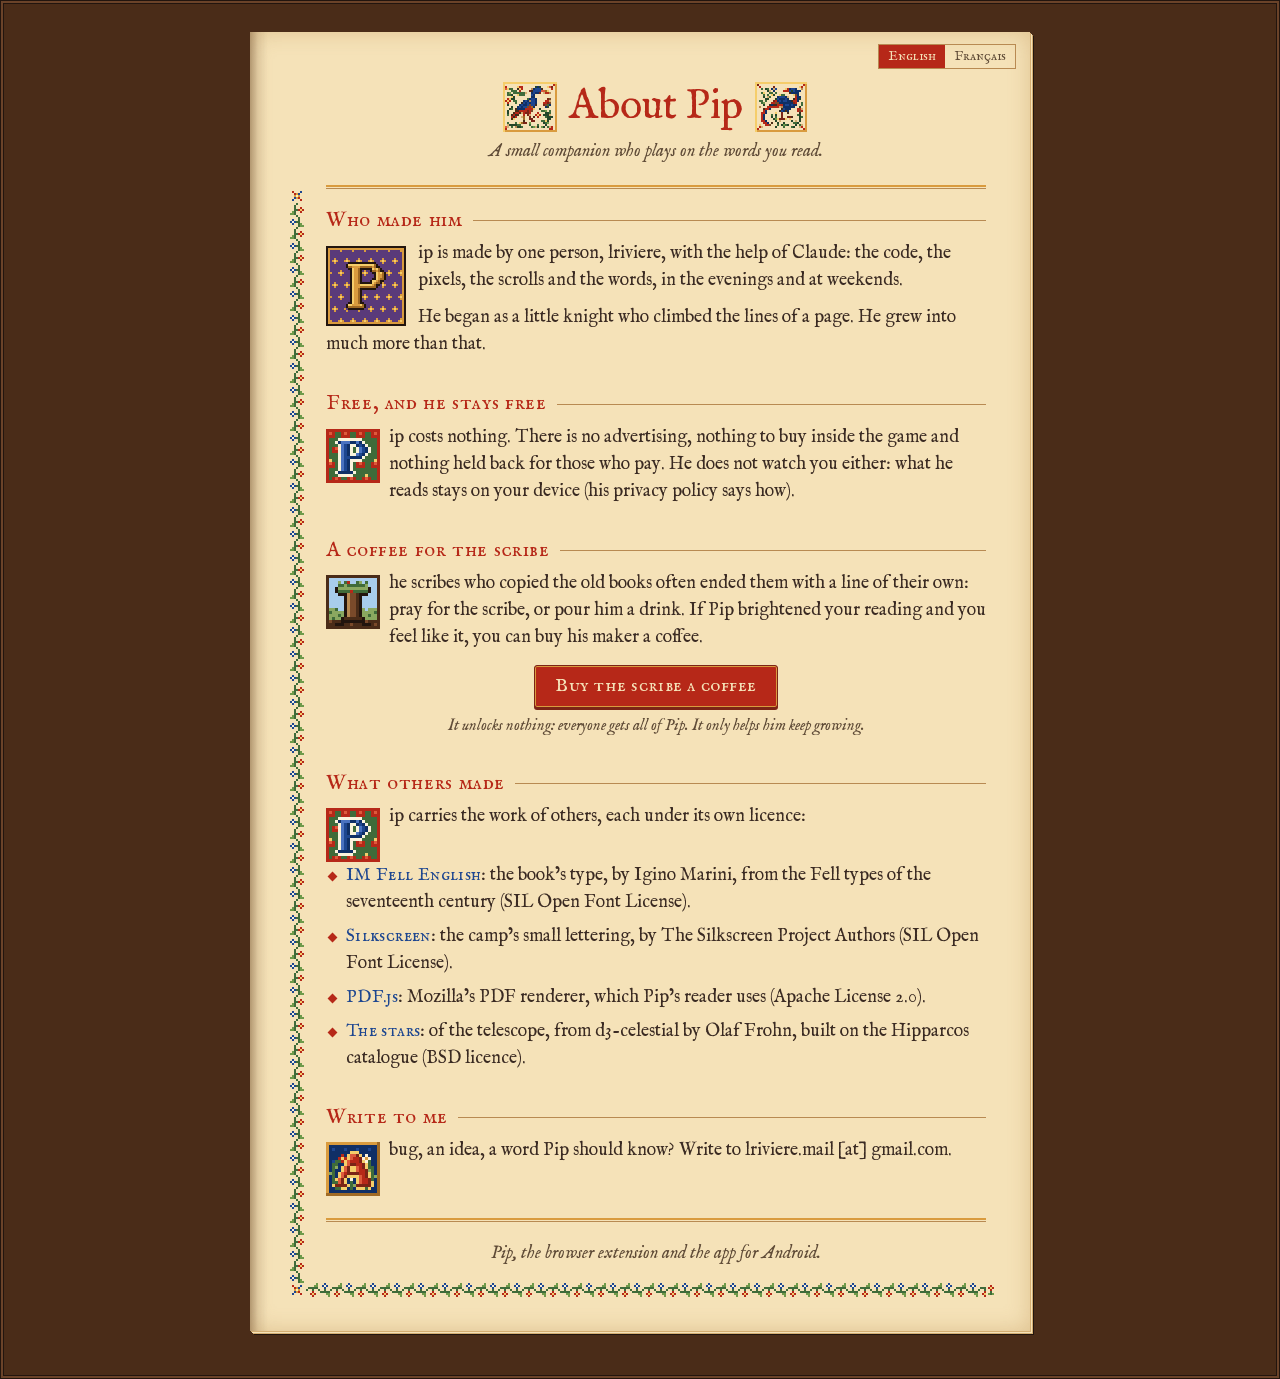
<file: about/index.html>
<!doctype html>
<html lang="en">
  <head>
    <meta charset="utf-8" />
    <meta name="viewport" content="width=device-width, initial-scale=1" />
    <title>About Pip</title>
    <link rel="icon" href="../icons/icon32.png" />
    <link rel="stylesheet" href="../privacy/privacy.css" />
  </head>
  <body>
    <!-- About Pip: who made him, why he is free, the coffee for the scribe, and what others made that he ships. A page of his
         book dressed as the privacy policy is (privacy/privacy.css and privacy.js, which sets the texts about.js hands it).
         tools/build-site.py copies it to docs/about/ with the policy. -->
    <main class="page" id="page">
      <canvas id="deco" aria-hidden="true"></canvas>
      <nav class="lang" id="lang" aria-label="Language">
        <button type="button" data-v="en" lang="en">English</button><button type="button" data-v="fr" lang="fr">Français</button>
      </nav>
      <header>
        <h1 id="title"></h1>
        <p class="sub" id="sub"></p>
        <p class="date" id="date"></p>
      </header>
      <div class="rule"></div>
      <div id="text"></div>
      <footer>
        <div class="rule"></div>
        <p id="foot"></p>
      </footer>
    </main>
    <script src="../content/illum.js"></script>
    <script src="about.js"></script>
    <script src="../privacy/privacy.js"></script>
  </body>
</html>
</file>
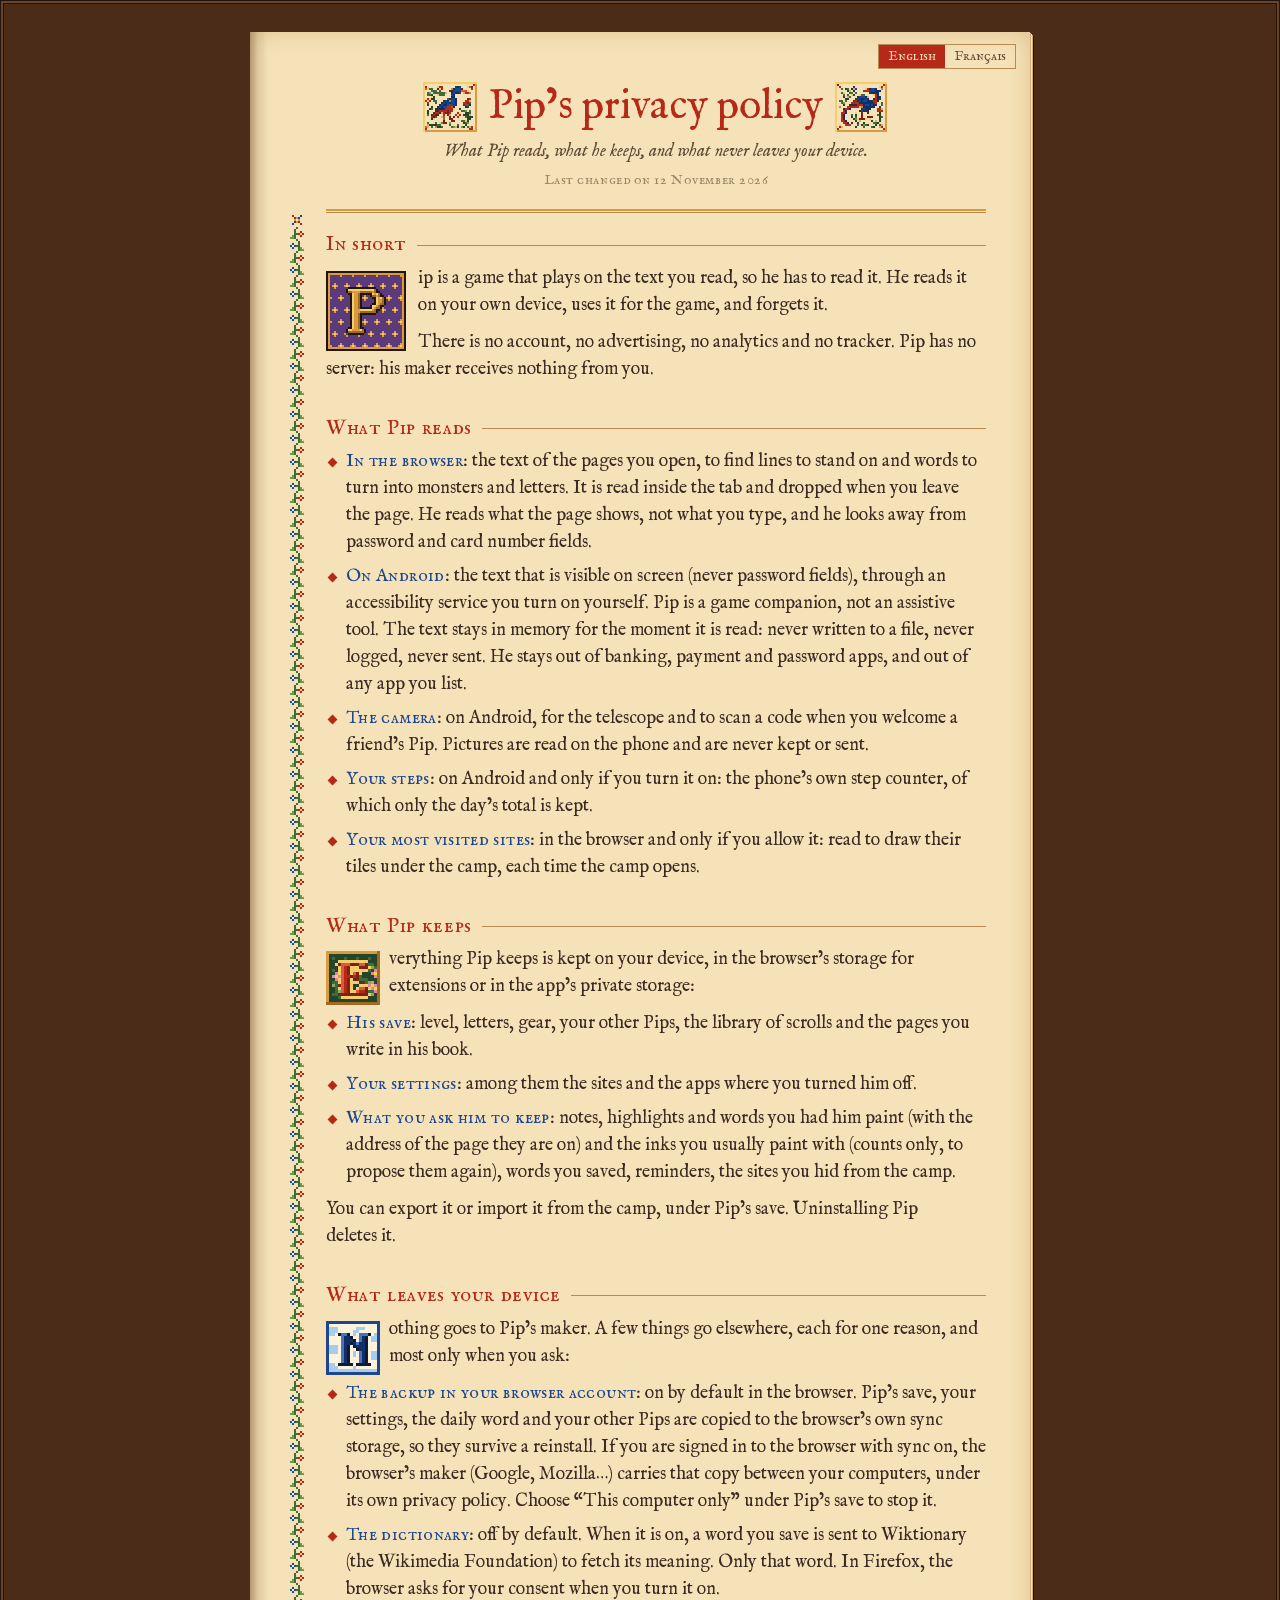
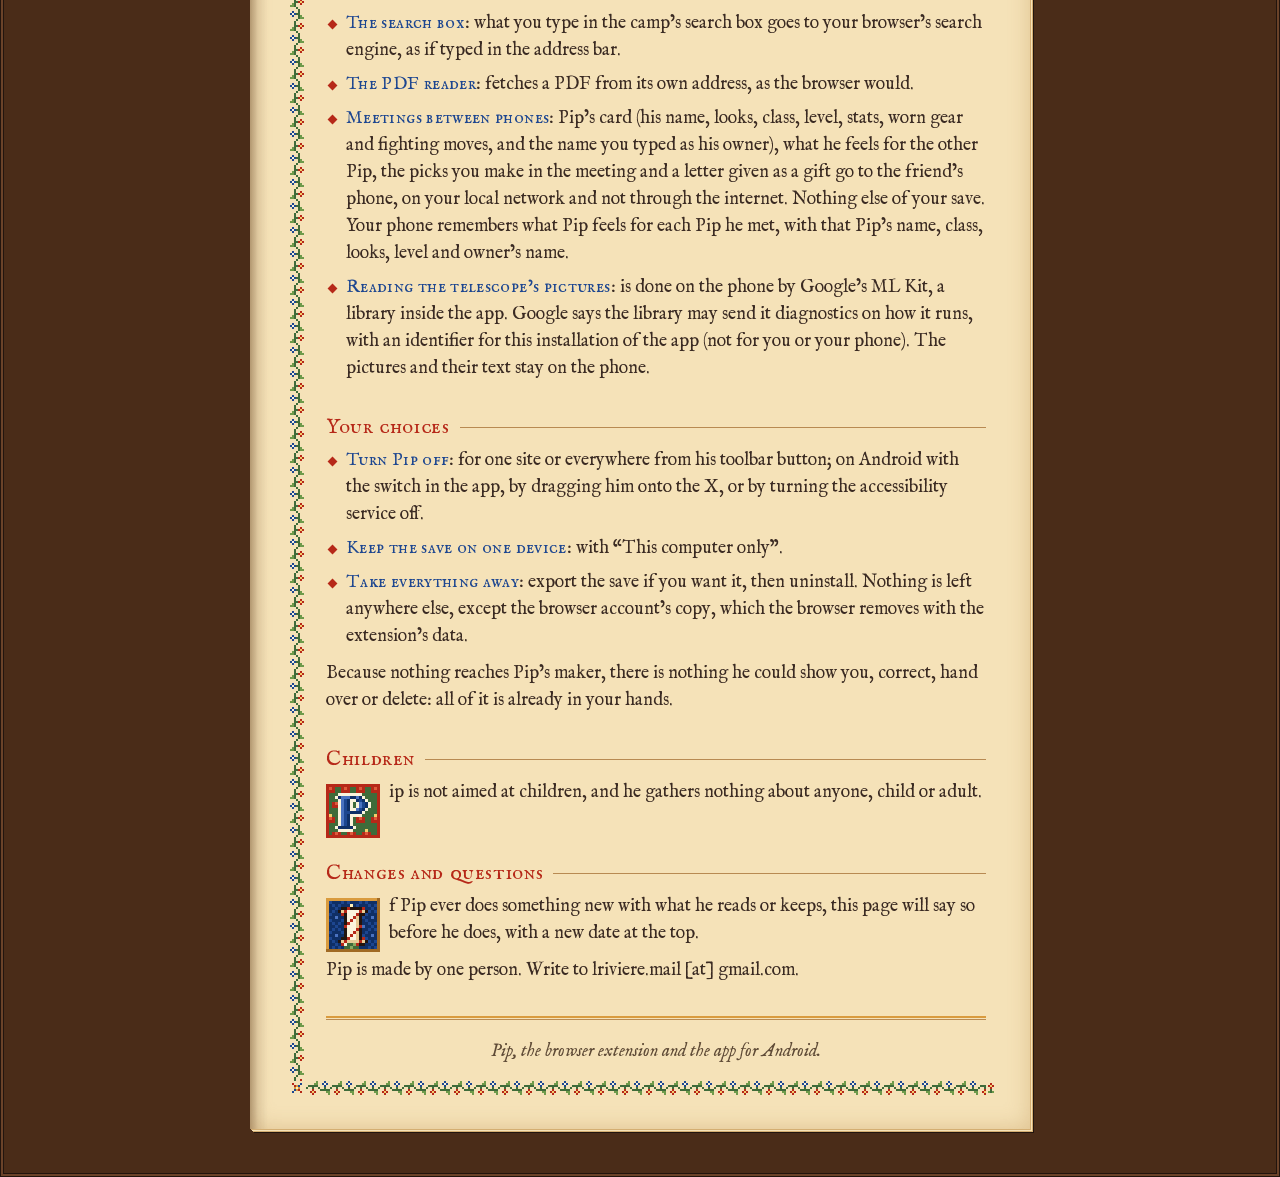
<file: privacy/index.html>
<!doctype html>
<html lang="en">
  <head>
    <meta charset="utf-8" />
    <meta name="viewport" content="width=device-width, initial-scale=1" />
    <title>Pip's privacy policy</title>
    <link rel="icon" href="../icons/icon32.png" />
    <link rel="stylesheet" href="privacy.css" />
  </head>
  <body>
    <!-- Pip's privacy policy, set as a page of his book: a gilded capital opens it, a painted one opens each section, and the
         vine of a finely bound book runs down its margin (all drawn by content/illum.js). Its texts, English and French, are
         in privacy.js (TEXT). The same files are the page the stores link to: tools/build-site.py copies them to docs/. -->
    <main class="page" id="page">
      <canvas id="deco" aria-hidden="true"></canvas>
      <nav class="lang" id="lang" aria-label="Language">
        <button type="button" data-v="en" lang="en">English</button><button type="button" data-v="fr" lang="fr">Français</button>
      </nav>
      <header>
        <h1 id="title"></h1>
        <p class="sub" id="sub"></p>
        <p class="date" id="date"></p>
      </header>
      <div class="rule"></div>
      <div id="text"></div>
      <footer>
        <div class="rule"></div>
        <p id="foot"></p>
      </footer>
    </main>
    <script src="../content/illum.js"></script>
    <script src="privacy.js"></script>
  </body>
</html>
</file>
<file: privacy/privacy.css>
/* Pip's privacy policy: one page of his book on its leather cover, set like the welcome page and the popup (the same
   colours and rules; IM Fell English from content/fonts, Open Font License). The capitals and the margin's vine are
   canvases drawn by privacy.js with content/illum.js. */
@font-face {
  font-family: 'WC Fell';
  src: url('../content/fonts/im-fell-english.woff2') format('woff2');
  font-display: swap;
}
@font-face {
  font-family: 'WC Fell';
  font-style: italic;
  src: url('../content/fonts/im-fell-english-italic.woff2') format('woff2');
  font-display: swap;
}
@font-face {
  font-family: 'WC Fell SC';
  src: url('../content/fonts/im-fell-english-sc.woff2') format('woff2');
  font-display: swap;
}

:root {
  --serif: 'WC Fell', 'IM Fell English', 'Iowan Old Style', 'Palatino Linotype', Palatino, Georgia, serif;
  --sc: 'WC Fell SC', 'IM Fell English SC', 'Iowan Old Style', 'Palatino Linotype', Palatino, Georgia, serif;
  --ink: #3a2a22;
  --faded: #5e4a36;
  --pale: #9a8466;
  --rubric: #b62818;
  --rubric2: #7b2416;
  --lapis: #1d4690;
  --vellum: #f5e2b8;
  --shade: #e8cc96;
  --edge: #d4ae72;
  --tan: #b88a52;
  --gilt: #d99b3e;
  --gilt2: #f5cd6a;
  --leather: #4a2c18;
  --leather2: #6b4329;
  --soot: #22150e;
  color-scheme: light;
}

* {
  box-sizing: border-box;
}

body {
  min-height: 100vh;
  margin: 0;
  padding: 32px 16px 48px;
  background: var(--leather);
  box-shadow: inset 0 0 0 1px var(--soot), inset 0 0 0 3px var(--leather2), inset 0 0 0 4px var(--soot);
  color: var(--ink);
  font: 18px/1.5 var(--serif);
}

canvas {
  image-rendering: pixelated;
}

/* the page: parchment, the spine's shadow on the left, its leaves stacked at the bottom right; the left and bottom
   margins are wide, for the vine */
.page {
  position: relative;
  max-width: 780px;
  margin: 0 auto;
  padding: 34px 44px 64px 76px;
  background: linear-gradient(90deg, rgba(74, 44, 24, 0.36), rgba(74, 44, 24, 0.1) 8px, rgba(74, 44, 24, 0) 18px), var(--vellum);
  box-shadow: inset 0 0 22px rgba(160, 106, 36, 0.28), 1px 1px 0 var(--edge), 2px 2px 0 var(--vellum), 3px 3px 0 var(--edge), 4px 4px 0 var(--soot);
}

/* the margin's decoration, under the text */
#deco {
  position: absolute;
  left: 0;
  top: 0;
  pointer-events: none;
}

.lang {
  position: absolute;
  right: 14px;
  top: 12px;
  display: flex;
  border: 1px solid var(--tan);
}
.lang button {
  padding: 2px 9px 3px;
  border: 0;
  background: none;
  color: var(--faded);
  font: 14px/1.3 var(--sc);
  cursor: pointer;
}
.lang button[aria-pressed='true'] {
  background: var(--rubric);
  color: var(--vellum);
}
.lang button:focus-visible,
a:focus-visible {
  outline: 2px solid var(--lapis);
  outline-offset: 1px;
}

header {
  position: relative;
  padding: 18px 0 6px;
  text-align: center;
}
h1 {
  display: inline-block;
  margin: 0;
  color: var(--rubric);
  font: 42px/1.1 var(--serif);
  text-wrap: balance;
}
.sub {
  margin: 8px auto 0;
  max-width: 30em;
  color: var(--faded);
  font-style: italic;
  text-wrap: balance;
}
.date {
  margin: 6px 0 0;
  color: var(--pale);
  font: 14px/1.3 var(--sc);
  letter-spacing: 0.04em;
}

/* a double rule, gold over tan, as under the popup's header */
.rule {
  height: 4px;
  margin: 14px 0 18px;
  border-top: 2px solid var(--gilt);
  border-bottom: 1px solid var(--tan);
}

/* a section holds its capital: a short one does not let it hang into the next */
section {
  display: flow-root;
  position: relative;
  margin: 0 0 22px;
}
/* a section's title in rubric small capitals, its rule running to the margin */
h2 {
  display: flex;
  align-items: center;
  gap: 10px;
  margin: 0 0 6px;
  color: var(--rubric);
  font: 21px/1.3 var(--sc);
  letter-spacing: 0.03em;
}
h2::after {
  flex: 1;
  height: 1px;
  background: var(--tan);
  content: '';
}
p {
  margin: 0 0 10px;
}
section p,
section li {
  text-wrap: pretty;
}

/* the capital that opens a section: a canvas in the text's left corner. The letter it stands for stays in the text for
   a reader that cannot see the picture, hidden from the eye. */
.cap {
  float: left;
  margin: 5px 9px 0 0;
}
.cap.big {
  margin: 6px 12px 2px 0;
}
.sr {
  position: absolute;
  width: 1px;
  height: 1px;
  overflow: hidden;
  clip-path: inset(50%);
  white-space: nowrap;
}

/* what Pip does with a thing: its name in the margin's ink, then the words */
ul {
  clear: left;
  margin: 2px 0 10px;
  padding: 0;
  list-style: none;
}
li {
  position: relative;
  margin: 0 0 7px;
  padding-left: 20px;
}
/* a red lozenge, the scribe's bullet */
li::before {
  position: absolute;
  left: 3px;
  top: 0.62em;
  width: 7px;
  height: 7px;
  background: var(--rubric);
  transform: rotate(45deg);
  content: '';
}
li b {
  color: var(--lapis);
  font-weight: normal;
  font-family: var(--sc);
  letter-spacing: 0.02em;
}
a {
  color: var(--lapis);
  text-decoration-color: var(--tan);
  text-underline-offset: 2px;
}

/* the About page's link drawn as a button of the book (its coffee for the scribe): gilt on red, as the popup's */
.link-row {
  margin: 14px 0 6px;
  text-align: center;
}
.book-link {
  display: inline-block;
  padding: 8px 20px;
  border: 1px solid var(--rubric2);
  border-radius: 3px;
  background: var(--rubric);
  box-shadow: inset 0 0 0 1px var(--gilt), 0 2px 0 var(--rubric2);
  color: var(--vellum);
  font: 19px/1.3 var(--sc);
  letter-spacing: 0.03em;
  text-decoration: none;
}
.book-link:hover,
.book-link:focus-visible {
  background: var(--rubric2);
  outline: none;
}
.note {
  color: var(--faded);
  font-size: 16px;
  font-style: italic;
  text-align: center;
}

footer {
  clear: both;
}
footer p {
  margin: 0;
  color: var(--faded);
  font-style: italic;
  text-align: center;
}

@media (max-width: 620px) {
  body {
    padding: 12px 8px 32px;
    font-size: 17px;
  }
  /* a narrow page keeps a thin margin: the vine gives way to a plain red rule (privacy.js) */
  .page {
    padding: 44px 18px 30px 34px;
  }
  h1 {
    font-size: 32px;
  }
}

@media print {
  body {
    padding: 0;
    background: none;
    box-shadow: none;
  }
  .page {
    box-shadow: none;
  }
  .lang {
    display: none;
  }
}
</file>
